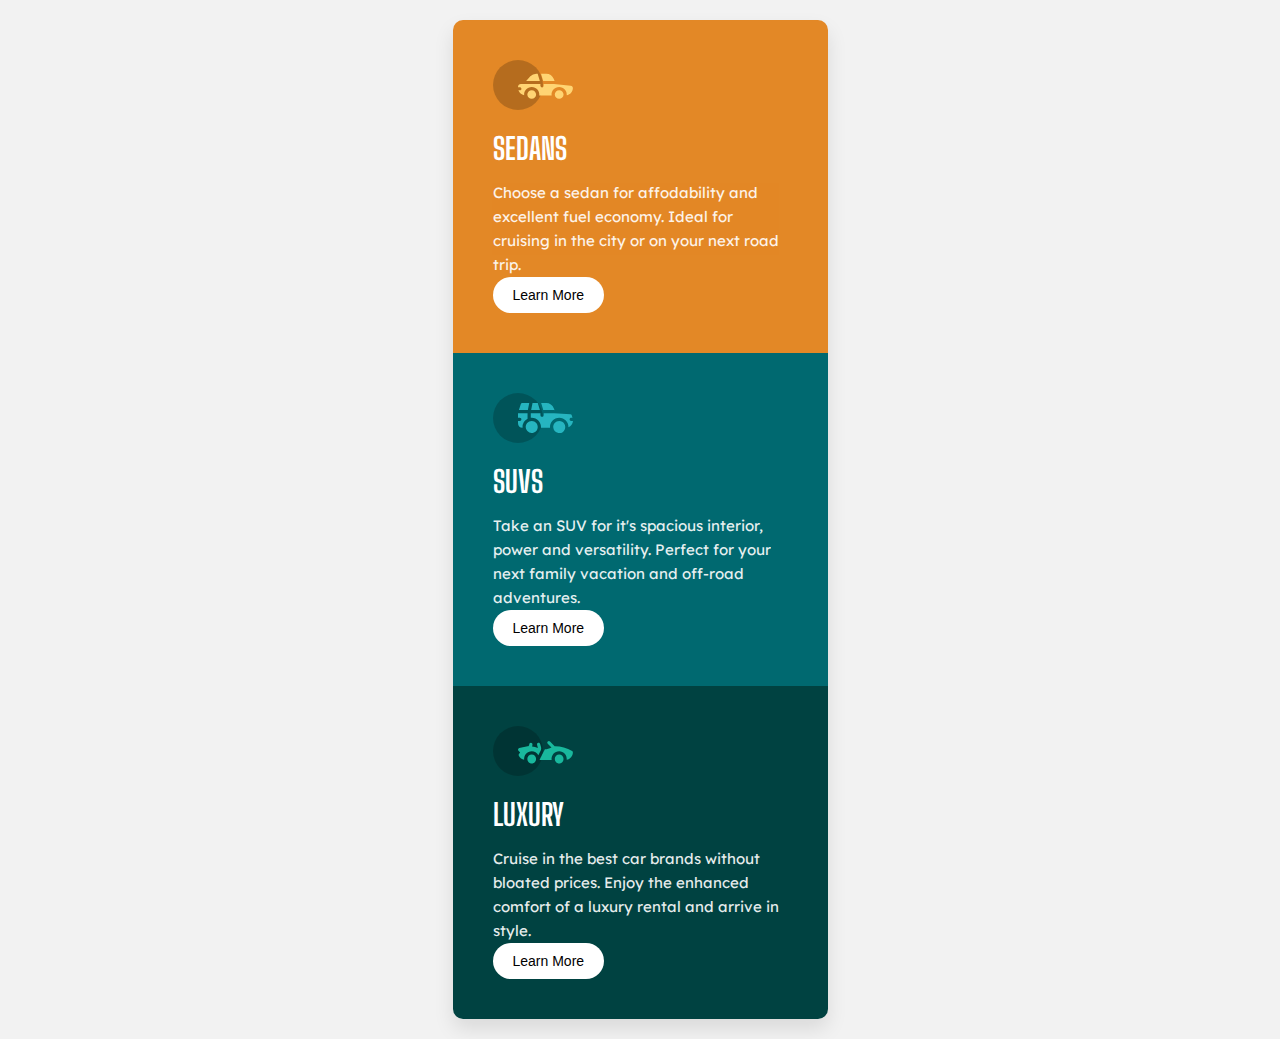
<file: practice 1/index.html>
<!DOCTYPE html>
<html lang="en">
<head>
  <meta charset="UTF-8">
  <meta name="viewport" content="width=device-width, initial-scale=1.0">
  
  <link rel="icon" type="image/png" sizes="32x32" href="./images/favicon-32x32.png">
  <link rel="preconnect" href="https://fonts.googleapis.com">
  <link rel="preconnect" href="https://fonts.gstatic.com" crossorigin>
  <link href="https://fonts.googleapis.com/css2?family=Lexend+Deca:wght@100..900&display=swap" rel="stylesheet">  
  <link rel="preconnect" href="https://fonts.googleapis.com">
  <link rel="preconnect" href="https://fonts.gstatic.com" crossorigin>
  <link href="https://fonts.googleapis.com/css2?family=Big+Shoulders+Display:wght@100..900&family=Lexend+Deca:wght@100..900&display=swap" rel="stylesheet"> 
  <link rel="stylesheet" href="stylesheet.css">
  <title>Frontend Mentor | 3-column preview card component</title>

</head>
<body>
  <div class="container">
    <div class="boxes">
      <div class="box1">
        <img src="images/icon-sedans.svg" alt="icon" >
        <h1>
          SEDANS
        </h1>
        <h4>
          Choose a sedan for affodability and excellent fuel economy. Ideal for cruising in the city or on your next road trip. 
        </h4>
        <div class="button" >
          <button>
            Learn More
          </button>
        </div>
      </div>
      <div class="box2">
        <img src="images/icon-suvs.svg" alt="icon" >
        <h1>
          SUVS
        </h1>
        <h4>
          Take an SUV for it's spacious interior, power and versatility. Perfect for your next family vacation and off-road adventures.
        </h4>
        <div class="button" >
          <button>
            Learn More
          </button>
        </div>
      </div>
      <div class="box3">
        <img src="images/icon-luxury.svg" alt="icon" >
        <h1>
          LUXURY
        </h1>
        <h4>
          Cruise in the best car brands without bloated prices. Enjoy the enhanced comfort of a luxury rental and arrive in style.
        </h4>
        <div class="button" >
          <button>
            Learn More
          </button>
        </div>
      </div>
    </div>
  </div>  
</body>
</html>
</file>
<file: practice 1/stylesheet.css>
* {
    margin: 0;
    padding: 0;
    box-sizing: border-box;
}

html, body {
    background-color: hsl(0, 0%, 95%);
    display: flex;
    justify-content: center;
    align-items: center;
    min-height: 100vh;
    font-family: "Lexend Deca", sans-serif;
}

.container {
    display: flex;
    justify-content: center;
    align-items: center;
    width: 100%;
    padding: 20px;
}

.boxes {
    display: flex;
    flex-direction: column;
    gap: 0;
    border-radius: 10px;
    overflow: hidden;
    box-shadow: 0 10px 20px rgba(0, 0, 0, 0.1);
    max-width: 375px; 
}

.box1, .box2, .box3 {
    flex: 1;
    display: flex;
    flex-direction: column;
    justify-content: space-between;
    padding: 40px;
    color: white;
}

.box1 {
    background-color: hsl(31, 77%, 52%);
}

.box2 {
    background-color: hsl(184, 100%, 22%);
}

.box3 {
    background-color: hsl(179, 100%, 13%);
}

img {
    width: 80px; 
    margin-bottom: 20px;
}

h1 {
    font-size: 30px;
    font-family: "Big Shoulders Display", sans-serif;
    font-weight: 700;
    text-transform: uppercase;
    margin-bottom: 15px;
}

h4 {
    font-size: 15px;
    font-weight: 400;
    line-height: 1.6;
    opacity: 0.9;
}

.button {
    margin-top: auto;
}

button {
    background-color: white;
    color: black;
    padding: 10px 20px;
    border: none;
    border-radius: 25px;
    font-size: 14px;
    cursor: pointer;
    transition: 0.3s;
}

button:hover {
    background-color: hsla(0, 0%, 100%, 0.8);
}

@media screen and (min-width: 1440px) {
    .boxes {
        margin-left: 16rem;
        margin-right: 16rem;
        flex-direction: row; 
        max-width: 1440px; 
    }

    .box1, .box2, .box3 {
        padding: 60px; 
    }

    img {
        width: 100px; 
    }

    h1 {
        font-size: 40px; 
    }

    h4 {
        font-size: 18px; 
    }

    button {
        padding: 10px 20px; 
        font-size: 16px;
    }
}
</file>
